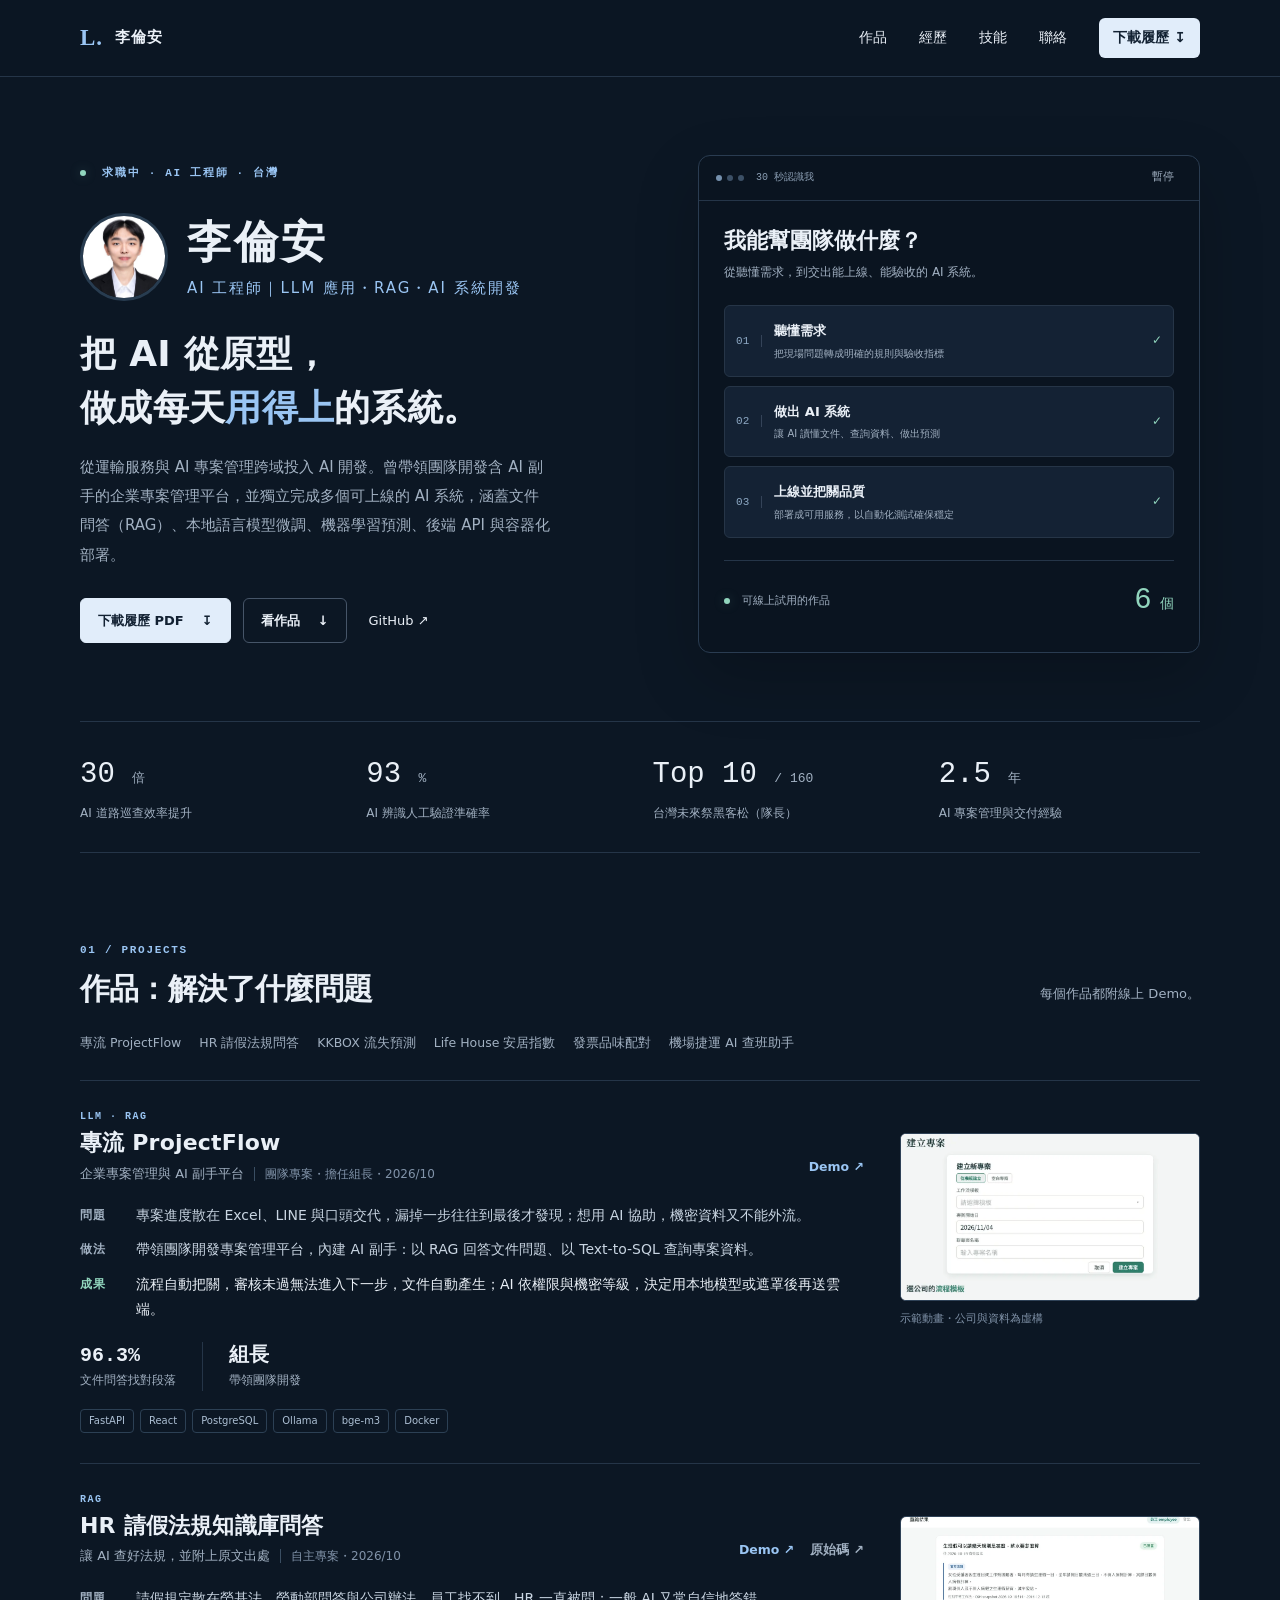
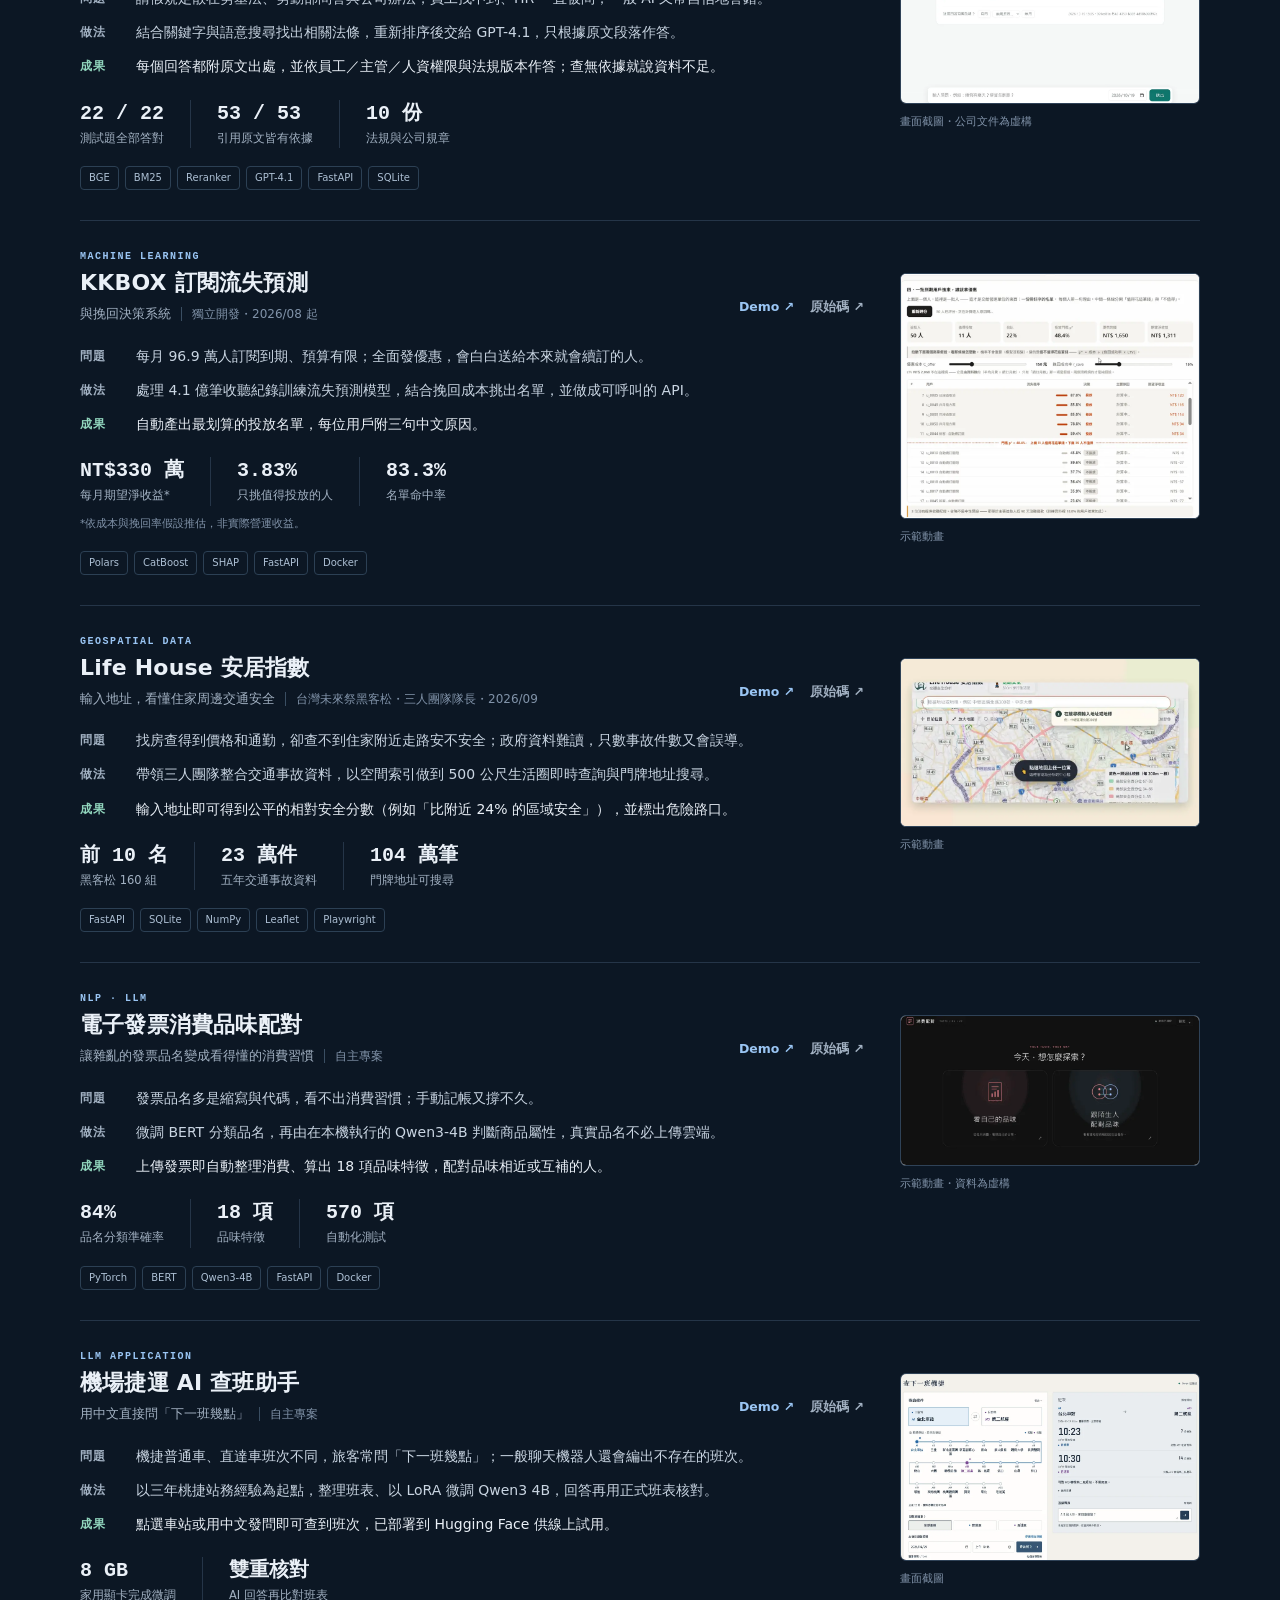
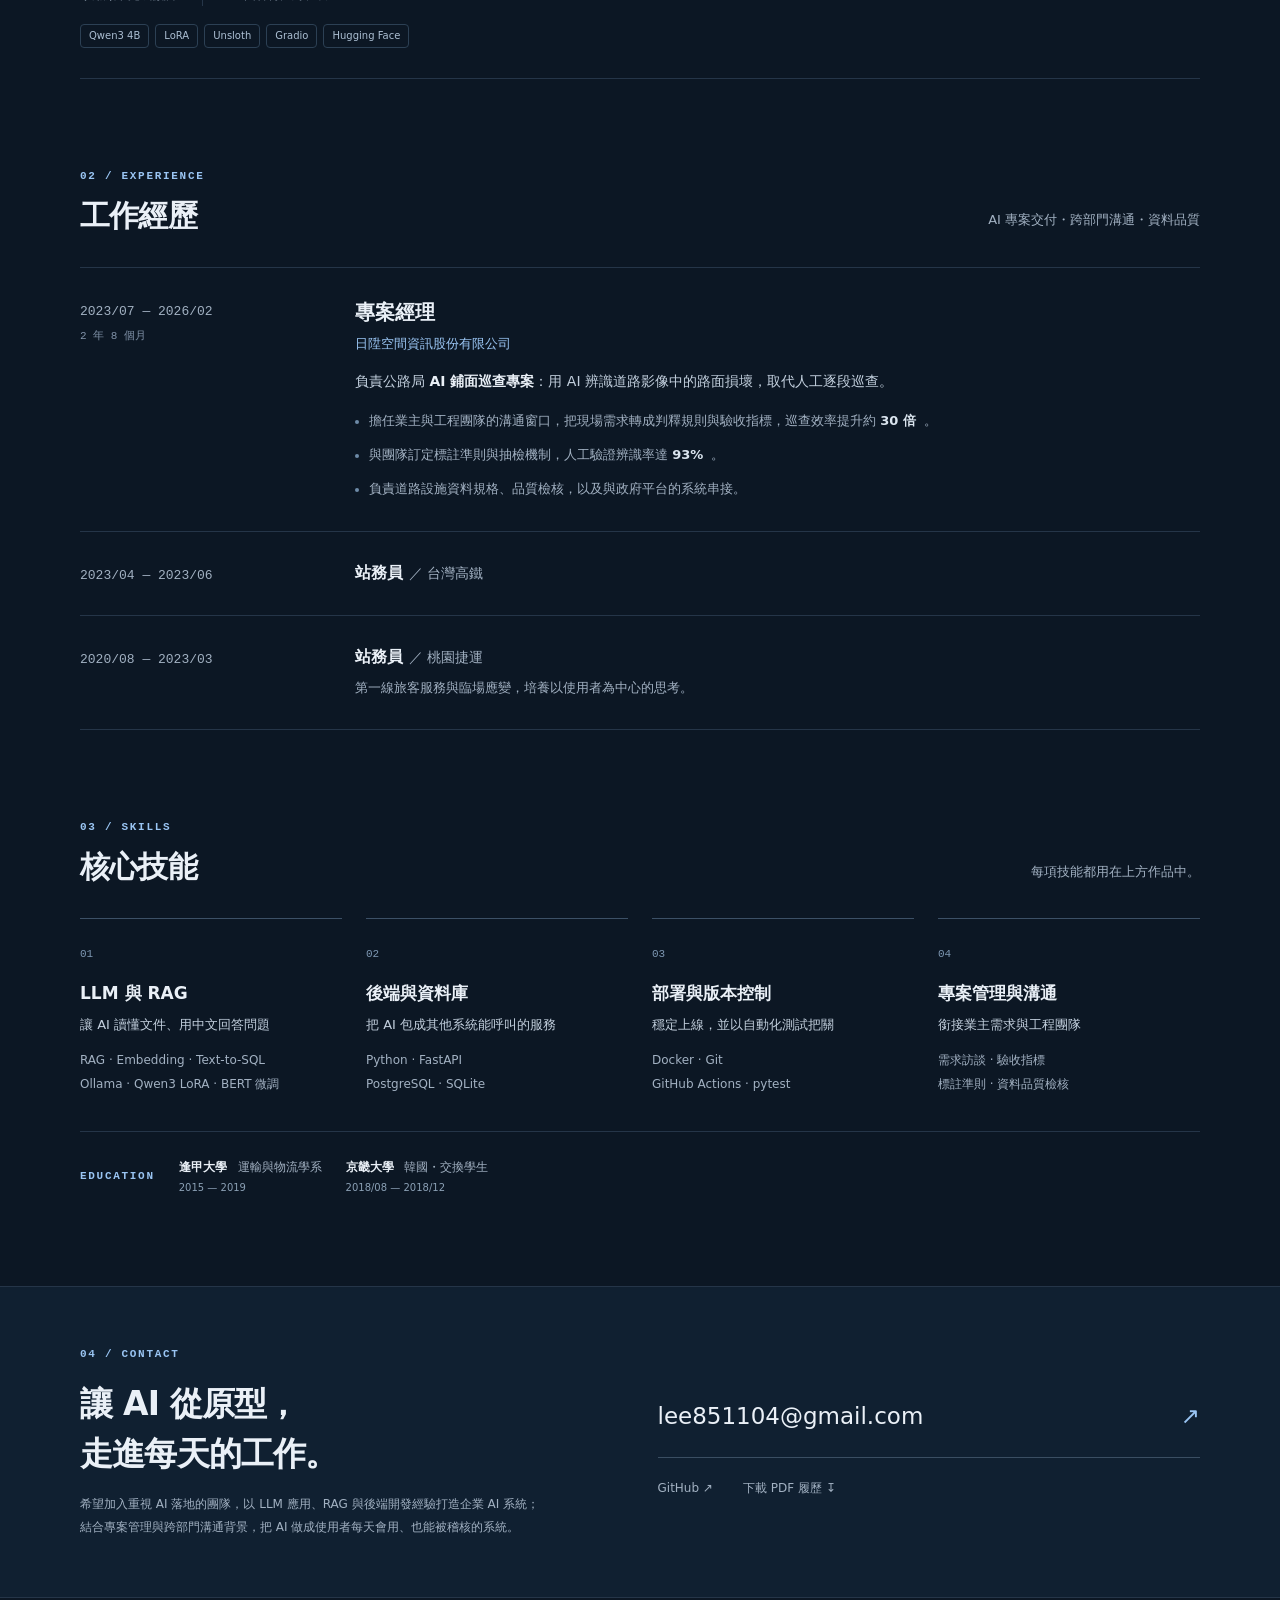
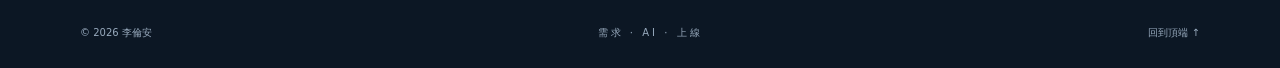
<file: index.html>
<!doctype html>
<html lang="zh-Hant">
<head>
  <meta charset="utf-8">
  <meta name="viewport" content="width=device-width, initial-scale=1">
  <meta name="theme-color" content="#0c1724">
  <meta name="description" content="李倫安｜AI 工程師。專長 LLM 應用、RAG 文件問答與 AI 系統開發，把 AI 從原型做成每天會用、也能被稽核的系統。">
  <title>李倫安｜AI 工程師</title>
  <link rel="icon" href="favicon.svg" type="image/svg+xml">
  <link rel="stylesheet" href="styles.css">
  <script>document.documentElement.classList.add('js')</script>
  <script src="script.js" defer></script>
</head>
<body>
  <a class="skip" href="#main">跳到主要內容</a>
  <header class="site-header"><nav class="container" aria-label="主要導覽">
    <a class="brand" href="#top"><span class="brand-mark">L.</span> 李倫安</a>
    <div class="nav-links"><a href="#projects">作品</a><a href="#experience">經歷</a><a href="#skills">技能</a><a href="#contact">聯絡</a><a class="nav-cta" href="assets/%E6%9D%8E%E5%80%AB%E5%AE%89_AI%E5%B7%A5%E7%A8%8B%E5%B8%AB_%E5%B1%A5%E6%AD%B7.pdf" download="李倫安_AI工程師_履歷.pdf">下載履歷 <span aria-hidden="true">↧</span></a></div>
  </nav></header>

  <main id="main">
    <!-- 開場 -->
    <section class="hero container" id="top" aria-labelledby="intro-title">
      <div class="intro">
        <p class="eyebrow"><span class="status-dot"></span> 求職中 · AI 工程師 · 台灣</p>
        <div class="identity"><img src="assets/portrait.jpg" width="88" height="88" alt="李倫安個人照"><div><h1 id="intro-title">李倫安</h1><p class="job-title">AI 工程師｜LLM 應用・RAG・AI 系統開發</p></div></div>
        <h2 class="hero-line">把 AI 從原型，<br>做成每天<span>用得上</span>的系統。</h2>
        <p class="intro-copy">從運輸服務與 AI 專案管理跨域投入 AI 開發。曾帶領團隊開發含 AI 副手的企業專案管理平台，並獨立完成多個可上線的 AI 系統，涵蓋文件問答（RAG）、本地語言模型微調、機器學習預測、後端 API 與容器化部署。</p>
        <div class="actions"><a class="button primary" href="assets/%E6%9D%8E%E5%80%AB%E5%AE%89_AI%E5%B7%A5%E7%A8%8B%E5%B8%AB_%E5%B1%A5%E6%AD%B7.pdf" download="李倫安_AI工程師_履歷.pdf">下載履歷 PDF <span aria-hidden="true">↧</span></a><a class="button" href="#projects">看作品 <span aria-hidden="true">↓</span></a><a class="text-link" href="https://github.com/metro01964" target="_blank" rel="noopener noreferrer">GitHub ↗</a></div>
      </div>

      <div class="pipeline" aria-label="30 秒認識我">
        <div class="window-bar"><div class="window-dots" aria-hidden="true"><i></i><i></i><i></i></div><span>30 秒認識我</span><button id="motion-toggle" type="button" aria-pressed="false" aria-label="暫停動畫" hidden>暫停</button></div>
        <div class="pipeline-body">
          <h3>我能幫團隊做什麼？</h3>
          <p class="pipeline-caption">從聽懂需求，到交出能上線、能驗收的 AI 系統。</p>
          <ol class="steps">
            <li style="--step:0"><span class="step-number">01</span><div><strong>聽懂需求</strong><small>把現場問題轉成明確的規則與驗收指標</small></div><span class="step-check" aria-hidden="true">✓</span></li>
            <li style="--step:1"><span class="step-number">02</span><div><strong>做出 AI 系統</strong><small>讓 AI 讀懂文件、查詢資料、做出預測</small></div><span class="step-check" aria-hidden="true">✓</span></li>
            <li style="--step:2"><span class="step-number">03</span><div><strong>上線並把關品質</strong><small>部署成可用服務，以自動化測試確保穩定</small></div><span class="step-check" aria-hidden="true">✓</span></li>
          </ol>
          <div class="pipeline-result"><span><span class="status-dot"></span> 可線上試用的作品</span><strong>6<small> 個</small></strong></div>
        </div>
      </div>
    </section>

    <!-- 數字亮點 -->
    <div class="container highlights">
      <div><strong>30 <span>倍</span></strong><p>AI 道路巡查效率提升</p></div>
      <div><strong>93 <span>%</span></strong><p>AI 辨識人工驗證準確率</p></div>
      <div><strong>Top 10 <span>/ 160</span></strong><p>台灣未來祭黑客松（隊長）</p></div>
      <div><strong>2.5 <span>年</span></strong><p>AI 專案管理與交付經驗</p></div>
    </div>

    <!-- 作品 -->
    <section class="container section" id="projects" aria-labelledby="projects-title">
      <div class="section-heading"><div><p class="eyebrow">01 / PROJECTS</p><h2 id="projects-title">作品：解決了什麼問題</h2></div><p>每個作品都附線上 Demo。</p></div>
      <nav class="jump" aria-label="作品快速導覽"><a href="#p-projectflow">專流 ProjectFlow</a><a href="#p-hrrag">HR 請假法規問答</a><a href="#p-kkbox">KKBOX 流失預測</a><a href="#p-lifehouse">Life House 安居指數</a><a href="#p-receipt">發票品味配對</a><a href="#p-tymetro">機場捷運 AI 查班助手</a></nav>
      <article class="case reveal" id="p-projectflow">
        <div class="case-main">
          <header class="case-head">
            <div><p class="case-cat">LLM · RAG</p><h3>專流 ProjectFlow</h3><p class="case-meta">企業專案管理與 AI 副手平台<span>團隊專案・擔任組長・2026/10</span></p></div>
            <div class="project-links"><a href="https://node.tailc6151c.ts.net:10000/" target="_blank" rel="noopener noreferrer">Demo ↗</a></div>
          </header>
          <dl class="pso">
            <div><dt>問題</dt><dd>專案進度散在 Excel、LINE 與口頭交代，漏掉一步往往到最後才發現；想用 AI 協助，機密資料又不能外流。</dd></div>
            <div><dt>做法</dt><dd>帶領團隊開發專案管理平台，內建 AI 副手：以 RAG 回答文件問題、以 Text-to-SQL 查詢專案資料。</dd></div>
            <div><dt>成果</dt><dd>流程自動把關，審核未過無法進入下一步，文件自動產生；AI 依權限與機密等級，決定用本地模型或遮罩後再送雲端。</dd></div>
          </dl>
          <ul class="kpis"><li><strong>96.3%</strong><span>文件問答找對段落</span></li><li><strong>組長</strong><span>帶領團隊開發</span></li></ul>
          <div class="tags"><span>FastAPI</span><span>React</span><span>PostgreSQL</span><span>Ollama</span><span>bge-m3</span><span>Docker</span></div>
        </div>
        <a class="case-thumb" href="https://node.tailc6151c.ts.net:10000/" target="_blank" rel="noopener noreferrer" aria-label="開啟 專流 ProjectFlow Demo"><figure><video class="demo-video" src="assets/demos/projectflow.mp4" poster="assets/demos/projectflow-poster.webp" width="960" height="534" muted loop playsinline preload="none" aria-label="專流 ProjectFlow 示範動畫：用流程模板建立專案"></video><figcaption>示範動畫・公司與資料為虛構</figcaption></figure></a>
      </article>
      <article class="case reveal" id="p-hrrag">
        <div class="case-main">
          <header class="case-head">
            <div><p class="case-cat">RAG</p><h3>HR 請假法規知識庫問答</h3><p class="case-meta">讓 AI 查好法規，並附上原文出處<span>自主專案・2026/10</span></p></div>
            <div class="project-links"><a href="https://lee851104.github.io/hr_rag/" target="_blank" rel="noopener noreferrer">Demo ↗</a><a href="https://github.com/lee851104/hr_rag" target="_blank" rel="noopener noreferrer">原始碼 ↗</a></div>
          </header>
          <dl class="pso">
            <div><dt>問題</dt><dd>請假規定散在勞基法、勞動部問答與公司辦法，員工找不到、HR 一直被問；一般 AI 又常自信地答錯。</dd></div>
            <div><dt>做法</dt><dd>結合關鍵字與語意搜尋找出相關法條，重新排序後交給 GPT-4.1，只根據原文段落作答。</dd></div>
            <div><dt>成果</dt><dd>每個回答都附原文出處，並依員工／主管／人資權限與法規版本作答；查無依據就說資料不足。</dd></div>
          </dl>
          <ul class="kpis"><li><strong>22 / 22</strong><span>測試題全部答對</span></li><li><strong>53 / 53</strong><span>引用原文皆有依據</span></li><li><strong>10 份</strong><span>法規與公司規章</span></li></ul>
          <div class="tags"><span>BGE</span><span>BM25</span><span>Reranker</span><span>GPT-4.1</span><span>FastAPI</span><span>SQLite</span></div>
        </div>
        <a class="case-thumb" href="https://lee851104.github.io/hr_rag/" target="_blank" rel="noopener noreferrer" aria-label="開啟 HR 請假法規知識庫問答 Demo"><figure><img src="assets/shots/hrrag.webp" width="1120" height="700" loading="lazy" alt="HR 請假法規問答畫面：回答生理假規定並引用法規原文"><figcaption>畫面截圖・公司文件為虛構</figcaption></figure></a>
      </article>
      <article class="case reveal" id="p-kkbox">
        <div class="case-main">
          <header class="case-head">
            <div><p class="case-cat">MACHINE LEARNING</p><h3>KKBOX 訂閱流失預測</h3><p class="case-meta">與挽回決策系統<span>獨立開發・2026/08 起</span></p></div>
            <div class="project-links"><a href="https://lee851104-kkbox-demo.hf.space" target="_blank" rel="noopener noreferrer">Demo ↗</a><a href="https://github.com/lee851104/demo_kkbox" target="_blank" rel="noopener noreferrer">原始碼 ↗</a></div>
          </header>
          <dl class="pso">
            <div><dt>問題</dt><dd>每月 96.9 萬人訂閱到期、預算有限；全面發優惠，會白白送給本來就會續訂的人。</dd></div>
            <div><dt>做法</dt><dd>處理 4.1 億筆收聽紀錄訓練流失預測模型，結合挽回成本挑出名單，並做成可呼叫的 API。</dd></div>
            <div><dt>成果</dt><dd>自動產出最划算的投放名單，每位用戶附三句中文原因。</dd></div>
          </dl>
          <ul class="kpis"><li><strong>NT$330 萬</strong><span>每月期望淨收益*</span></li><li><strong>3.83%</strong><span>只挑值得投放的人</span></li><li><strong>83.3%</strong><span>名單命中率</span></li></ul><p class="note">*依成本與挽回率假設推估，非實際營運收益。</p>
          <div class="tags"><span>Polars</span><span>CatBoost</span><span>SHAP</span><span>FastAPI</span><span>Docker</span></div>
        </div>
        <a class="case-thumb" href="https://lee851104-kkbox-demo.hf.space" target="_blank" rel="noopener noreferrer" aria-label="開啟 KKBOX 訂閱流失預測 Demo"><figure><video class="demo-video" src="assets/demos/kkbox.mp4" poster="assets/demos/kkbox-poster.webp" width="960" height="786" muted loop playsinline preload="none" aria-label="KKBOX 流失預測示範動畫：產生挽回投放名單"></video><figcaption>示範動畫</figcaption></figure></a>
      </article>
      <article class="case reveal" id="p-lifehouse">
        <div class="case-main">
          <header class="case-head">
            <div><p class="case-cat">GEOSPATIAL DATA</p><h3>Life House 安居指數</h3><p class="case-meta">輸入地址，看懂住家周邊交通安全<span>台灣未來祭黑客松・三人團隊隊長・2026/09</span></p></div>
            <div class="project-links"><a href="https://lee851104-life-house.hf.space/" target="_blank" rel="noopener noreferrer">Demo ↗</a><a href="https://github.com/lee851104/life_house" target="_blank" rel="noopener noreferrer">原始碼 ↗</a></div>
          </header>
          <dl class="pso">
            <div><dt>問題</dt><dd>找房查得到價格和通勤，卻查不到住家附近走路安不安全；政府資料難讀，只數事故件數又會誤導。</dd></div>
            <div><dt>做法</dt><dd>帶領三人團隊整合交通事故資料，以空間索引做到 500 公尺生活圈即時查詢與門牌地址搜尋。</dd></div>
            <div><dt>成果</dt><dd>輸入地址即可得到公平的相對安全分數（例如「比附近 24% 的區域安全」），並標出危險路口。</dd></div>
          </dl>
          <ul class="kpis"><li><strong>前 10 名</strong><span>黑客松 160 組</span></li><li><strong>23 萬件</strong><span>五年交通事故資料</span></li><li><strong>104 萬筆</strong><span>門牌地址可搜尋</span></li></ul>
          <div class="tags"><span>FastAPI</span><span>SQLite</span><span>NumPy</span><span>Leaflet</span><span>Playwright</span></div>
        </div>
        <a class="case-thumb" href="https://lee851104-life-house.hf.space/" target="_blank" rel="noopener noreferrer" aria-label="開啟 Life House 安居指數 Demo"><figure><video class="demo-video" src="assets/demos/lifehouse.mp4" poster="assets/demos/lifehouse-poster.webp" width="960" height="540" muted loop playsinline preload="none" aria-label="Life House 示範動畫：輸入地址查詢周邊事故熱點"></video><figcaption>示範動畫</figcaption></figure></a>
      </article>
      <article class="case reveal" id="p-receipt">
        <div class="case-main">
          <header class="case-head">
            <div><p class="case-cat">NLP · LLM</p><h3>電子發票消費品味配對</h3><p class="case-meta">讓雜亂的發票品名變成看得懂的消費習慣<span>自主專案</span></p></div>
            <div class="project-links"><a href="https://metro01964.github.io/receipt_embedding/demo/" target="_blank" rel="noopener noreferrer">Demo ↗</a><a href="https://github.com/metro01964/receipt_embedding" target="_blank" rel="noopener noreferrer">原始碼 ↗</a></div>
          </header>
          <dl class="pso">
            <div><dt>問題</dt><dd>發票品名多是縮寫與代碼，看不出消費習慣；手動記帳又撐不久。</dd></div>
            <div><dt>做法</dt><dd>微調 BERT 分類品名，再由在本機執行的 Qwen3-4B 判斷商品屬性，真實品名不必上傳雲端。</dd></div>
            <div><dt>成果</dt><dd>上傳發票即自動整理消費、算出 18 項品味特徵，配對品味相近或互補的人。</dd></div>
          </dl>
          <ul class="kpis"><li><strong>84%</strong><span>品名分類準確率</span></li><li><strong>18 項</strong><span>品味特徵</span></li><li><strong>570 項</strong><span>自動化測試</span></li></ul>
          <div class="tags"><span>PyTorch</span><span>BERT</span><span>Qwen3-4B</span><span>FastAPI</span><span>Docker</span></div>
        </div>
        <a class="case-thumb" href="https://metro01964.github.io/receipt_embedding/demo/" target="_blank" rel="noopener noreferrer" aria-label="開啟 電子發票消費品味配對 Demo"><figure><video class="demo-video" src="assets/demos/receipt.mp4" poster="assets/demos/receipt-poster.webp" width="960" height="480" muted loop playsinline preload="none" aria-label="發票品味配對示範動畫：消費回顧與品味配對"></video><figcaption>示範動畫・資料為虛構</figcaption></figure></a>
      </article>
      <article class="case reveal" id="p-tymetro">
        <div class="case-main">
          <header class="case-head">
            <div><p class="case-cat">LLM APPLICATION</p><h3>機場捷運 AI 查班助手</h3><p class="case-meta">用中文直接問「下一班幾點」<span>自主專案</span></p></div>
            <div class="project-links"><a href="https://lee851104-tymetro-bot.hf.space/" target="_blank" rel="noopener noreferrer">Demo ↗</a><a href="https://github.com/lee851104/tymetro_bot" target="_blank" rel="noopener noreferrer">原始碼 ↗</a></div>
          </header>
          <dl class="pso">
            <div><dt>問題</dt><dd>機捷普通車、直達車班次不同，旅客常問「下一班幾點」；一般聊天機器人還會編出不存在的班次。</dd></div>
            <div><dt>做法</dt><dd>以三年桃捷站務經驗為起點，整理班表、以 LoRA 微調 Qwen3 4B，回答再用正式班表核對。</dd></div>
            <div><dt>成果</dt><dd>點選車站或用中文發問即可查到班次，已部署到 Hugging Face 供線上試用。</dd></div>
          </dl>
          <ul class="kpis"><li><strong>8 GB</strong><span>家用顯卡完成微調</span></li><li><strong>雙重核對</strong><span>AI 回答再比對班表</span></li></ul>
          <div class="tags"><span>Qwen3 4B</span><span>LoRA</span><span>Unsloth</span><span>Gradio</span><span>Hugging Face</span></div>
        </div>
        <a class="case-thumb" href="https://lee851104-tymetro-bot.hf.space/" target="_blank" rel="noopener noreferrer" aria-label="開啟 機場捷運 AI 查班助手 Demo"><figure><img src="assets/shots/tymetro.webp" width="1120" height="700" loading="lazy" alt="機捷查班助手畫面：選擇起訖站並顯示下一班車"><figcaption>畫面截圖</figcaption></figure></a>
      </article>
    </section>

    <!-- 經歷 -->
    <section class="container section" id="experience" aria-labelledby="experience-title">
      <div class="section-heading"><div><p class="eyebrow">02 / EXPERIENCE</p><h2 id="experience-title">工作經歷</h2></div><p>AI 專案交付・跨部門溝通・資料品質</p></div>
      <div class="timeline">
        <article class="experience-row"><div class="date">2023/07 — 2026/02<span>2 年 8 個月</span></div><div><h3>專案經理</h3><p class="company">日陞空間資訊股份有限公司</p>
          <p class="plain">負責公路局 <strong>AI 鋪面巡查專案</strong>：用 AI 辨識道路影像中的路面損壞，取代人工逐段巡查。</p>
          <ul class="details">
            <li>擔任業主與工程團隊的溝通窗口，把現場需求轉成判釋規則與驗收指標，巡查效率提升約 <strong>30 倍</strong>。</li>
            <li>與團隊訂定標註準則與抽檢機制，人工驗證辨識率達 <strong>93%</strong>。</li>
            <li>負責道路設施資料規格、品質檢核，以及與政府平台的系統串接。</li>
          </ul></div></article>
        <article class="experience-row compact"><div class="date">2023/04 — 2023/06</div><div><h3>站務員 <span>／ 台灣高鐵</span></h3></div></article>
        <article class="experience-row compact"><div class="date">2020/08 — 2023/03</div><div><h3>站務員 <span>／ 桃園捷運</span></h3><p>第一線旅客服務與臨場應變，培養以使用者為中心的思考。</p></div></article>
      </div>
    </section>

    <!-- 技能 -->
    <section class="container section" id="skills" aria-labelledby="skills-title">
      <div class="section-heading"><div><p class="eyebrow">03 / SKILLS</p><h2 id="skills-title">核心技能</h2></div><p>每項技能都用在上方作品中。</p></div>
      <div class="skills-grid">
        <article><span>01</span><h3>LLM 與 RAG</h3><p class="skill-plain">讓 AI 讀懂文件、用中文回答問題</p><p>RAG · Embedding · Text-to-SQL<br>Ollama · Qwen3 LoRA · BERT 微調</p></article>
        <article><span>02</span><h3>後端與資料庫</h3><p class="skill-plain">把 AI 包成其他系統能呼叫的服務</p><p>Python · FastAPI<br>PostgreSQL · SQLite</p></article>
        <article><span>03</span><h3>部署與版本控制</h3><p class="skill-plain">穩定上線，並以自動化測試把關</p><p>Docker · Git<br>GitHub Actions · pytest</p></article>
        <article><span>04</span><h3>專案管理與溝通</h3><p class="skill-plain">銜接業主需求與工程團隊</p><p>需求訪談 · 驗收指標<br>標註準則 · 資料品質檢核</p></article>
      </div>
      <div class="education"><span class="eyebrow">EDUCATION</span><p><strong>逢甲大學</strong> 運輸與物流學系 <span>2015 — 2019</span></p><p><strong>京畿大學</strong> 韓國・交換學生 <span>2018/08 — 2018/12</span></p></div>
    </section>

    <!-- 聯絡 -->
    <section class="contact-wrap" id="contact" aria-labelledby="contact-title"><div class="container contact">
      <div><p class="eyebrow">04 / CONTACT</p><h2 id="contact-title">讓 AI 從原型，<br>走進每天的工作。</h2><p>希望加入重視 AI 落地的團隊，以 LLM 應用、RAG 與後端開發經驗打造企業 AI 系統；結合專案管理與跨部門溝通背景，把 AI 做成使用者每天會用、也能被稽核的系統。</p></div>
      <div class="contact-links"><a class="email-link" href="mailto:lee851104@gmail.com">lee851104@gmail.com <span>↗</span></a><div><a href="https://github.com/metro01964" target="_blank" rel="noopener noreferrer">GitHub ↗</a><a href="assets/%E6%9D%8E%E5%80%AB%E5%AE%89_AI%E5%B7%A5%E7%A8%8B%E5%B8%AB_%E5%B1%A5%E6%AD%B7.pdf" download="李倫安_AI工程師_履歷.pdf">下載 PDF 履歷 ↧</a></div></div>
    </div></section>
  </main>
  <footer class="container"><span>© <span id="year">2026</span> 李倫安</span><span>需求 · AI · 上線</span><a href="#top">回到頂端 ↑</a></footer>
</body></html>
</file>
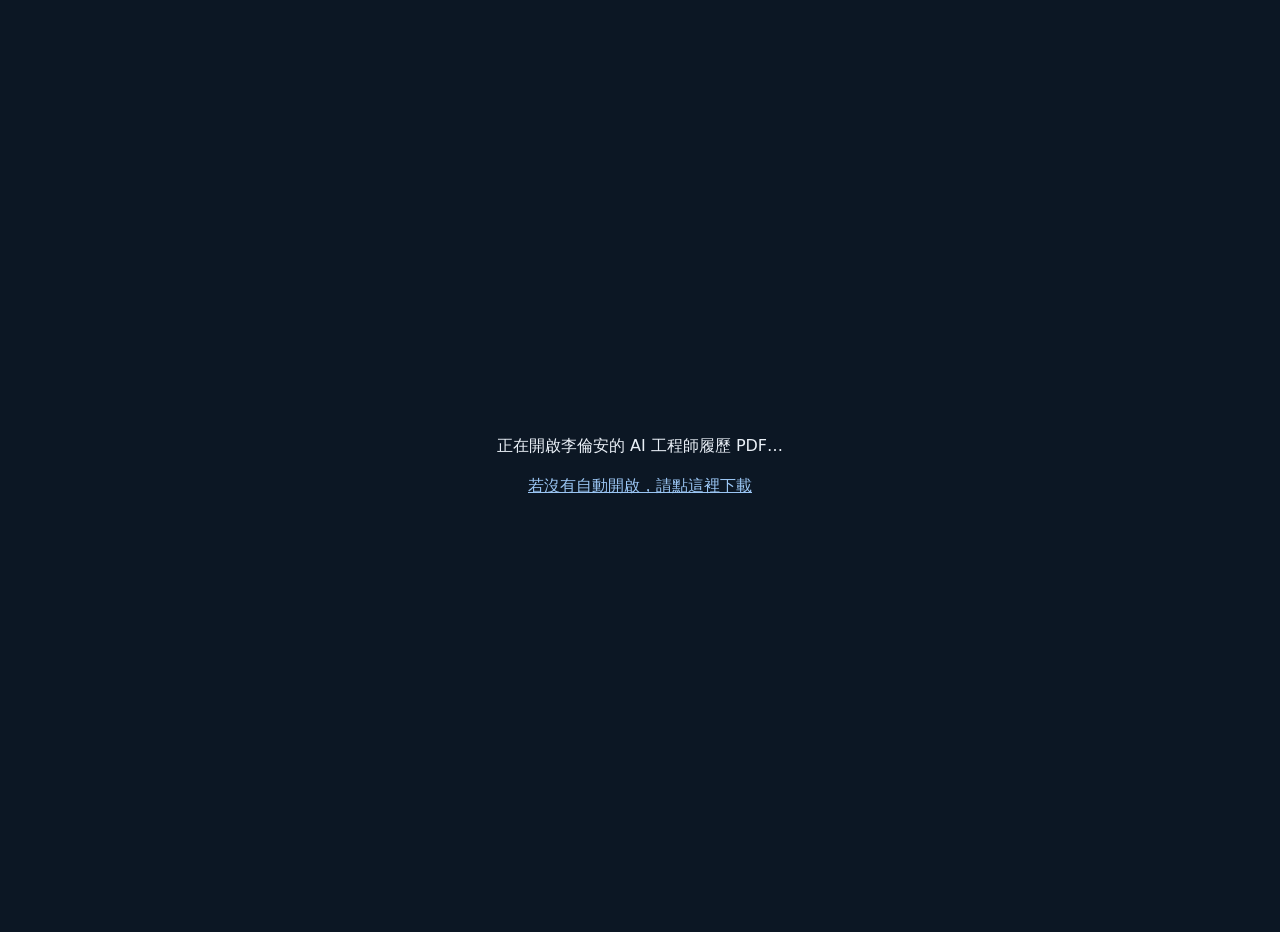
<file: pdf/index.html>
<!doctype html>
<html lang="zh-Hant">
<head>
  <meta charset="utf-8">
  <meta name="viewport" content="width=device-width, initial-scale=1">
  <title>李倫安｜AI 工程師履歷 PDF</title>
  <meta http-equiv="refresh" content="0; url=../assets/%E6%9D%8E%E5%80%AB%E5%AE%89_AI%E5%B7%A5%E7%A8%8B%E5%B8%AB_%E5%B1%A5%E6%AD%B7.pdf">
  <link rel="icon" href="../favicon.svg" type="image/svg+xml">
  <style>body{margin:0;min-height:100vh;display:grid;place-items:center;background:#0c1724;color:#eaf0f7;font-family:"Noto Sans TC","Microsoft JhengHei",system-ui,sans-serif;text-align:center;padding:16px}a{color:#9ac5f3}</style>
</head>
<body>
  <p>正在開啟李倫安的 AI 工程師履歷 PDF…<br><br><a href="../assets/%E6%9D%8E%E5%80%AB%E5%AE%89_AI%E5%B7%A5%E7%A8%8B%E5%B8%AB_%E5%B1%A5%E6%AD%B7.pdf" download="李倫安_AI工程師_履歷.pdf">若沒有自動開啟，請點這裡下載</a></p>
</body>
</html>
</file>
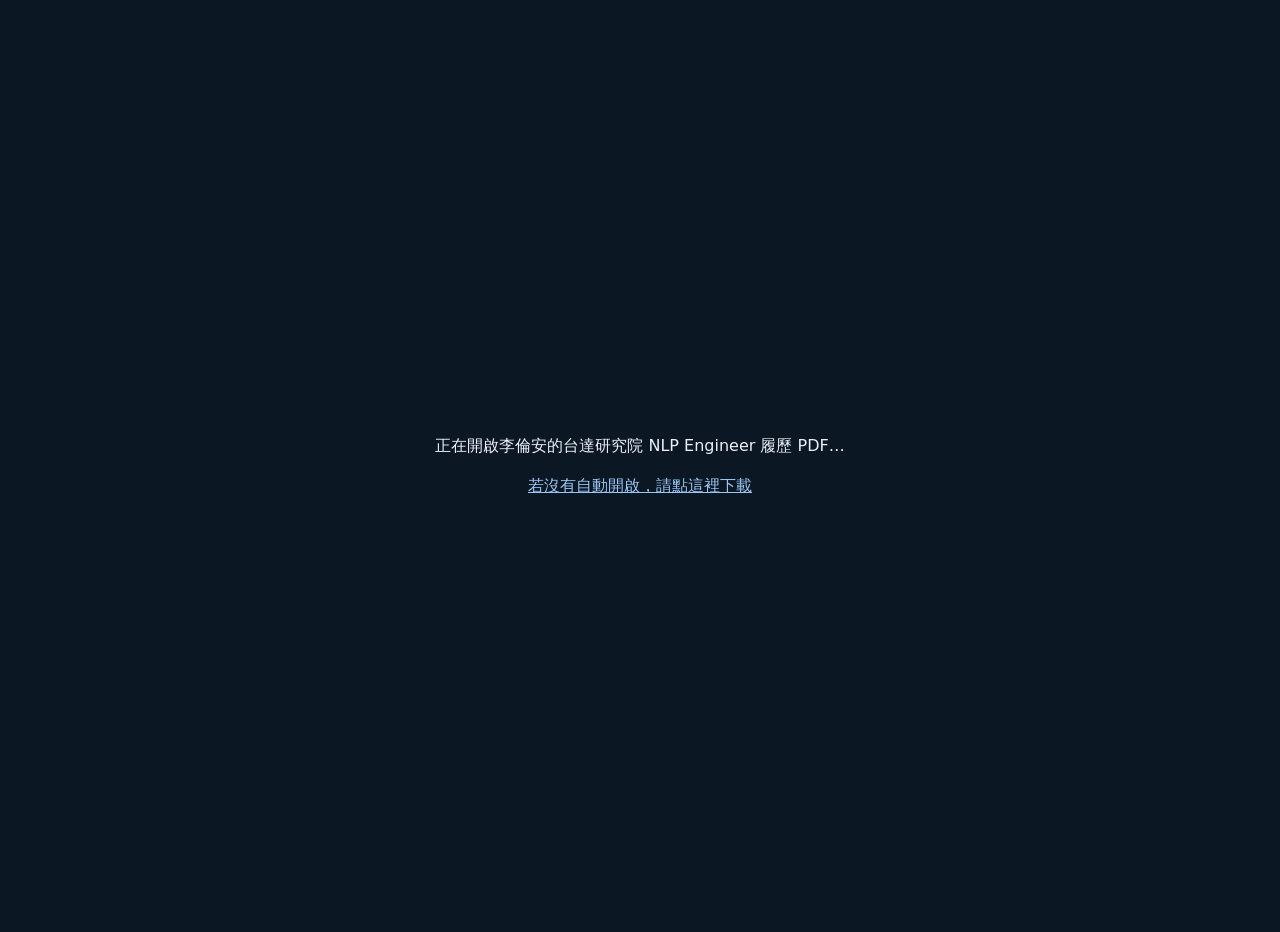
<file: pdf/delta/index.html>
<!doctype html>
<html lang="zh-Hant">
<head>
  <meta charset="utf-8">
  <meta name="viewport" content="width=device-width, initial-scale=1">
  <title>李倫安｜台達研究院 NLP Engineer 履歷 PDF</title>
  <meta http-equiv="refresh" content="0; url=../../assets/%E6%9D%8E%E5%80%AB%E5%AE%89_%E5%8F%B0%E9%81%94%E9%9B%BB%E5%AD%90_NLP%E5%B7%A5%E7%A8%8B%E5%B8%AB.pdf">
  <link rel="icon" href="../../favicon.svg" type="image/svg+xml">
  <style>body{margin:0;min-height:100vh;display:grid;place-items:center;background:#0c1724;color:#eaf0f7;font-family:"Noto Sans TC","Microsoft JhengHei",system-ui,sans-serif;text-align:center;padding:16px}a{color:#9ac5f3}</style>
</head>
<body>
  <p>正在開啟李倫安的台達研究院 NLP Engineer 履歷 PDF…<br><br><a href="../../assets/%E6%9D%8E%E5%80%AB%E5%AE%89_%E5%8F%B0%E9%81%94%E9%9B%BB%E5%AD%90_NLP%E5%B7%A5%E7%A8%8B%E5%B8%AB.pdf" download="李倫安_台達電子_NLP工程師.pdf">若沒有自動開啟，請點這裡下載</a></p>
</body>
</html>
</file>
<file: styles.css>
:root{color-scheme:dark;--bg:#0c1724;--panel:#122132;--text:#eaf0f7;--muted:#a2b1c2;--line:#253548;--accent:#9ac5f3;--green:#91d5bd;font-family:Inter,"Noto Sans TC","Microsoft JhengHei",system-ui,sans-serif}*{box-sizing:border-box}html{scroll-behavior:smooth;scroll-padding-top:100px}body{margin:0;background:var(--bg);color:var(--text);font-size:15px;line-height:1.8}a{color:inherit;text-decoration:none}a,button{touch-action:manipulation}a:focus-visible,button:focus-visible{outline:3px solid var(--accent);outline-offset:5px}a:hover{color:var(--accent)}button{font:inherit}h1,h2,h3,p{margin:0}h1,h2,h3{line-height:1.4}h2{font-size:30px;letter-spacing:-.8px}h3{font-size:23px}.container{max-width:1120px;width:calc(100% - 80px);margin-inline:auto}.skip{position:fixed;top:-80px;left:20px;background:var(--text);color:var(--bg);padding:12px;z-index:20}.skip:focus{top:12px}.site-header{position:sticky;top:0;z-index:10;background:#0c1724f2;backdrop-filter:blur(14px);border-bottom:1px solid var(--line)}nav{display:flex;align-items:center;justify-content:space-between;height:76px}.brand{display:flex;align-items:center;gap:12px;font-weight:700;letter-spacing:1px}.brand-mark{font-size:23px;color:var(--accent);font-family:Georgia,serif}.nav-links{display:flex;gap:32px;font-size:14px}.nav-links a{padding-block:10px}.hero{display:grid;grid-template-columns:1.1fr 1fr;gap:66px;align-items:center;padding-top:78px;padding-bottom:68px}.eyebrow{font-family:ui-monospace,Consolas,monospace;font-size:11px;font-weight:600;letter-spacing:1.7px;color:var(--accent)}.status-dot{display:inline-block;width:6px;height:6px;border-radius:50%;background:var(--green);margin-right:8px;box-shadow:0 0 12px #91d5bd45}.identity{display:flex;gap:19px;align-items:center;margin-top:27px}.identity img{object-fit:cover;object-position:50% 30%;border-radius:50%;border:3px solid #283c50}.identity h1{font-size:44px;font-weight:800;letter-spacing:3px}.job-title{font-size:15px;color:var(--accent);margin-top:2px;letter-spacing:2px}.hero-line{font-size:36px;line-height:1.5;font-weight:650;letter-spacing:.3px;margin-top:25px}.hero-line span{color:var(--accent)}.intro-copy{color:var(--muted);margin-top:18px;font-size:15px;line-height:1.95;max-width:470px}.actions{display:flex;align-items:center;gap:12px;flex-wrap:wrap;margin-top:28px}.button{display:inline-flex;align-items:center;justify-content:center;gap:18px;border:1px solid #465568;border-radius:6px;padding:10px 17px;font-size:13px;font-weight:700;transition:background .2s,transform .2s}.button:hover{background:#20354b;transform:translateY(-2px)}.button.primary{background:#e1edfa;color:#122132;border-color:#e1edfa}.button.primary:hover{background:var(--accent)}.text-link{font-size:13px;padding:10px}.pipeline{border:1px solid #2a3c51;border-radius:12px;background:#0a1420;box-shadow:0 24px 65px #0003;overflow:hidden;position:relative}.window-bar{height:45px;display:flex;gap:12px;align-items:center;padding:0 17px;border-bottom:1px solid var(--line);color:#8b9eb3;font-family:ui-monospace,Consolas,monospace;font-size:10px}.window-dots{display:flex;gap:5px}.window-dots i{width:6px;height:6px;border-radius:50%;background:#3c5066}.window-dots i:first-child{background:#7590ad}.window-bar button{margin-left:auto;border:0;background:transparent;color:var(--muted);font-size:11px;cursor:pointer;min-height:38px;padding-inline:8px}.pipeline-body{padding:25px}.pipeline h3{font-size:22px}.pipeline-caption{font-size:12px;color:var(--muted);margin-top:5px}.steps{list-style:none;padding:0;margin:22px 0;display:grid;gap:9px}.steps li{display:flex;align-items:center;gap:12px;padding:13px 11px;border:1px solid #263547;border-radius:6px;background:#142234;animation:step-glow 12s infinite;animation-delay:calc(var(--step)*3s)}.step-number{font:11px ui-monospace,Consolas,monospace;color:#8da8c3;border-right:1px solid #344358;padding-right:12px}.steps strong{display:block;font-size:13px;font-weight:600}.steps small{display:block;font-size:10px;color:var(--muted);margin-top:2px}.step-check{margin-left:auto;color:var(--green);font-size:12px}.pipeline-result{display:flex;align-items:center;justify-content:space-between;border-top:1px solid var(--line);padding-top:14px;font-size:11px;color:var(--muted)}.pipeline-result strong{font-size:29px;font-weight:500;color:var(--green);font-family:ui-monospace,Consolas,monospace}.pipeline-result small{font-size:14px}.paused .steps li{animation-play-state:paused}0%,25%{border-color:#6d9ac2;background:#1b3045;box-shadow:inset 3px 0 #9ac5f3}35%,100%{border-color:#263547;background:#142234;box-shadow:inset 0 0 transparent}.highlights{border-block:1px solid var(--line);display:grid;grid-template-columns:repeat(4,1fr);padding-block:27px;gap:25px}.highlights strong{font-family:ui-monospace,Consolas,monospace;font-size:29px;font-weight:500}.highlights strong span{font-size:13px;color:var(--muted)}.highlights p{font-size:12px;color:var(--muted);margin-top:2px}.section{padding-top:88px}.section-heading{display:flex;align-items:flex-end;justify-content:space-between;gap:20px;margin-bottom:30px}.section-heading h2{margin-top:8px}.section-heading>p{font-size:13px;color:var(--muted);margin-bottom:5px}.details{list-style:none;padding:0;margin:24px 0;color:var(--muted);font-size:13px}.details li{position:relative;padding-left:14px;margin-top:9px;line-height:1.9}.details li:before{content:"";width:4px;height:4px;background:#6e8ba8;position:absolute;left:0;top:11px;border-radius:50%}.details strong{color:#dbe5ef;font-weight:600;margin-right:8px}.tags{display:flex;gap:6px;flex-wrap:wrap}.tags span{color:#acbfd3;border:1px solid #2c4054;border-radius:4px;font-size:10px;padding:2px 8px}.project-links{display:flex;gap:25px;margin-top:25px;font-size:12px;font-weight:600}.timeline{border-top:1px solid var(--line)}.experience-row{display:grid;grid-template-columns:240px 1fr;gap:35px;padding:30px 0;border-bottom:1px solid var(--line)}.date{font:13px ui-monospace,Consolas,monospace;color:var(--muted);padding-top:6px}.date span{display:block;font-family:inherit;font-size:11px;color:#8193a9;margin-top:9px}.experience-row h3{font-size:20px}.company{color:var(--accent);font-size:13px;margin-top:6px}.experience-row .details{margin:15px 0 0}.compact h3{font-size:16px}.compact h3 span{font-size:14px;font-weight:400;color:var(--muted)}.compact p{font-size:13px;margin-top:8px;color:var(--muted)}.skills-grid{display:grid;grid-template-columns:repeat(4,1fr);gap:24px}.skills-grid article{border-top:1px solid #3c5066;padding-top:20px}.skills-grid article>span{font:11px ui-monospace,monospace;color:#7e98b3}.skills-grid h3{font-size:17px;margin-top:16px}.skills-grid p{font-size:12px;color:var(--muted);line-height:2;margin-top:12px}.education{margin-top:35px;padding:25px 0;border-top:1px solid var(--line);display:flex;gap:24px;align-items:center;flex-wrap:wrap}.education p{font-size:12px;color:var(--muted)}.education strong{color:var(--text);margin-right:7px}.education p span{display:block;font-size:10px;color:#8ba0b5}.contact-wrap{margin-top:64px;border-block:1px solid var(--line);background:#102031}.contact{display:grid;grid-template-columns:1fr 1fr;gap:35px;align-items:center;padding-block:58px}.contact h2{font-size:33px;margin-top:15px;line-height:1.5}.contact p:not(.eyebrow){color:var(--muted);font-size:12px;margin-top:15px}.contact-links .email-link{display:flex;gap:20px;align-items:center;justify-content:space-between;padding:12px 0 20px;border-bottom:1px solid #3a4e62;font-size:clamp(14px,2vw,23px)}.email-link span{color:var(--accent)}.contact-links>div{display:flex;gap:30px;font-size:12px;color:var(--muted);margin-top:20px}footer{display:flex;align-items:center;justify-content:space-between;padding-block:26px;font-size:10px;color:#97a9bc}footer>span:nth-child(2){letter-spacing:3px}@media(min-width:1400px){.hero{padding-top:95px;padding-bottom:80px}}@media(max-width:1000px){.hero{gap:30px}.container{width:calc(100% - 48px)}.hero-line{font-size:30px}.skills-grid{grid-template-columns:repeat(2,1fr)}.window-bar{gap:8px}.window-bar>span{font-size:9px}.pipeline-body{padding:20px}}@media(max-width:740px){html{scroll-padding-top:85px}.container{width:calc(100% - 40px)}nav{height:66px}.nav-links{gap:18px;font-size:12px}.brand{gap:7px;font-size:13px}.brand-mark{font-size:20px}.hero{grid-template-columns:1fr;padding-top:40px;padding-bottom:40px;gap:34px}.hero>.intro>.eyebrow{font-size:9px;letter-spacing:1px}.identity h1{font-size:39px}.hero-line{font-size:27px;margin-top:23px}.intro-copy{max-width:none}.pipeline{width:100%}.pipeline-body{padding:23px}.highlights{grid-template-columns:1fr 1fr;gap:24px}.highlights strong{font-size:25px}.section{padding-top:58px}.section-heading{display:block;margin-bottom:22px}.section-heading>p{margin-top:12px;font-size:12px}.section-heading h2{font-size:27px}.experience-row{grid-template-columns:1fr;gap:14px;padding-block:25px}.date{font-size:12px}.date span{display:none}.skills-grid{gap:27px 15px}.skills-grid p{font-size:11px}.education{display:grid;gap:17px}.contact{grid-template-columns:1fr;padding-block:40px;gap:25px}.contact h2{font-size:29px}.contact-links .email-link{font-size:20px}.contact-wrap{margin-top:35px}footer>span:nth-child(2){display:none}}@media(prefers-reduced-motion:reduce){html{scroll-behavior:auto}*,*:before,*:after{animation:none!important;transition:none!important}}.pill{color:var(--accent);font-size:9px;letter-spacing:1px;padding:3px 8px;border:1px solid #3c526c;border-radius:3px}.pill.green{color:var(--green);border-color:#35574f}.project-links{display:flex;gap:22px;font-size:12px;font-weight:600}.project-links a:first-child{color:var(--accent)}.plain{color:#c3d0de;font-size:14px;margin-top:14px}.plain strong{color:var(--text)}.skill-plain{color:#c3d0de!important;font-size:13px!important;line-height:1.7!important;margin-top:8px!important}.contact p:not(.eyebrow){max-width:460px;line-height:1.9}@media(max-width:740px){.highlights{grid-template-columns:1fr 1fr}.nav-links{gap:16px}}.nav-links{align-items:center}.nav-cta{background:#e1edfa;color:#122132!important;border-radius:6px;padding:7px 14px!important;font-weight:700;white-space:nowrap}.nav-cta:hover{background:var(--accent)}@media(max-width:740px){.nav-links{gap:12px}.nav-links a[href="#skills"]{display:none}.nav-cta{padding:6px 10px!important}}.job-title{text-wrap:balance}.project-links a:first-child{color:var(--accent)}.jump{display:flex;flex-wrap:wrap;gap:6px 18px;margin:-8px 0 22px;height:auto;justify-content:flex-start;font-size:12.5px}.jump a{color:var(--muted);border-bottom:1px solid transparent;padding-bottom:2px}.jump a:hover{color:var(--accent);border-color:var(--accent)}.case{display:grid;grid-template-columns:minmax(0,1fr) 300px;gap:36px;padding:30px 0;border-top:1px solid var(--line);scroll-margin-top:90px}.case:last-of-type{border-bottom:1px solid var(--line)}.case-head{display:flex;justify-content:space-between;align-items:flex-start;gap:20px}.case-cat{font:600 10px ui-monospace,Consolas,monospace;letter-spacing:1.5px;color:var(--accent)}.case h3{font-size:22px;margin-top:6px;letter-spacing:.2px}.case-meta{font-size:13px;color:var(--muted);margin-top:3px}.case-meta span{margin-left:10px;padding-left:10px;border-left:1px solid #3a4e62;font-size:12px;color:#8193a9}.project-links{display:flex;gap:16px;font-size:12.5px;font-weight:700;white-space:nowrap;padding-top:20px}.project-links a{color:var(--accent)}.project-links a+a{color:var(--muted)}.pso{margin:18px 0 0;display:grid;gap:9px}.pso div{display:grid;grid-template-columns:44px 1fr;gap:12px}.pso dt{font-size:12px;font-weight:700;color:var(--muted);padding-top:2px;letter-spacing:1px}.pso dd{margin:0;font-size:14px;line-height:1.8;color:#c9d5e2}.pso div:last-child dt{color:var(--green)}.pso div:last-child dd{color:var(--text)}.kpis{list-style:none;padding:0;margin:20px 0 0;display:flex;flex-wrap:wrap}.kpis li{display:flex;flex-direction:column;padding:0 26px;border-left:1px solid var(--line)}.kpis li:first-child{padding-left:0;border-left:0}.kpis strong{font:600 20px ui-monospace,Consolas,"Microsoft JhengHei",monospace;color:var(--text);line-height:1.4}.kpis span{font-size:11.5px;color:var(--muted)}.note{font-size:10.5px;color:#8193a9;margin-top:8px}.case .tags{margin-top:18px}.case-thumb{align-self:start;margin-top:22px}.case-thumb figure{margin:0}.case-thumb img,.case-thumb video{display:block;width:100%;height:auto;border-radius:6px;border:1px solid #2f4257;background:#fff;transition:border-color .2s,transform .2s}.case-thumb:hover img,.case-thumb:hover video{border-color:var(--accent);transform:translateY(-2px)}.case-thumb figcaption{font-size:11px;color:#8193a9;margin-top:8px}.js .reveal{opacity:0;transform:translateY(12px);transition:opacity .5s ease,transform .5s ease}.js .reveal.in{opacity:1;transform:none}@media(max-width:900px){.case{grid-template-columns:1fr;gap:18px}.case-thumb{margin-top:0;max-width:420px}}@media(max-width:740px){.case{padding:24px 0}.case-head{flex-direction:column;gap:8px}.project-links{padding-top:0}.case h3{font-size:20px}.case-meta span{display:block;margin:2px 0 0;padding:0;border:0}.pso div{grid-template-columns:1fr;gap:2px}.pso dd{font-size:13.5px}.kpis{gap:12px 0}.kpis li{padding:0 16px}.kpis strong{font-size:17px}.jump{flex-wrap:nowrap;overflow-x:auto;margin-inline:-20px;padding:0 20px 6px;scrollbar-width:none}.jump a{white-space:nowrap}}@media(prefers-reduced-motion:reduce){.js .reveal{opacity:1;transform:none}}
</file>
